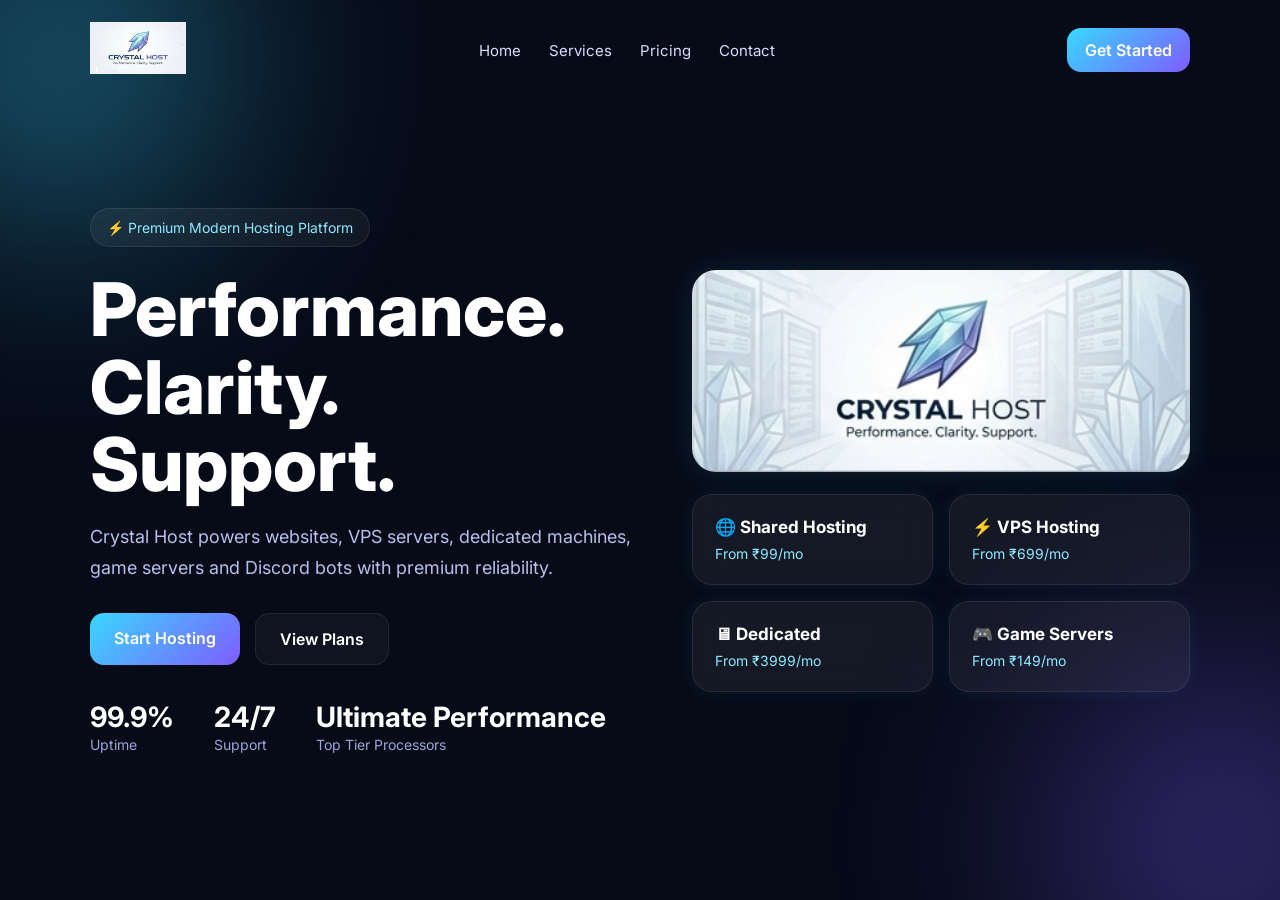
<file: index.html>
<!DOCTYPE html>
<html lang="en">
<head>
<meta charset="UTF-8">
<meta name="viewport" content="width=device-width, initial-scale=1.0">

<title>Crystal Host | Performance. Clarity. Support.</title>

<link rel="icon" type="image/png" href="favicon.png">
<link rel="stylesheet" href="style.css">

<link rel="preconnect" href="https://fonts.googleapis.com">
<link rel="preconnect" href="https://fonts.gstatic.com" crossorigin>

<link href="https://fonts.googleapis.com/css2?family=Inter:wght@400;500;600;700;800&display=swap" rel="stylesheet">
</head>

<body>

<div class="blur one"></div>
<div class="blur two"></div>

<header class="navbar">

<div class="brand">
<img src="logo.png" alt="Crystal Host">
</div>

<button class="menu-toggle" onclick="toggleMenu()">☰</button>

<nav id="mobileMenu">
<a href="index.html">Home</a>
<a href="services.html">Services</a>
<a href="pricing.html">Pricing</a>
<a href="contact.html">Contact</a>
</nav>

<a href="#" class="btn-nav desktop-btn">Get Started</a>

</header>

<section class="hero">

<div class="hero-left">

<span class="badge">⚡ Premium Modern Hosting Platform</span>

<h1>
Performance.<br>
Clarity.<br>
Support.
</h1>

<p>
Crystal Host powers websites, VPS servers, dedicated machines,
game servers and Discord bots with premium reliability.
</p>

<div class="hero-buttons">
<a href="services.html" class="btn-main">Start Hosting</a>
<a href="pricing.html" class="btn-light">View Plans</a>
</div>

<div class="stats">

<div>
<h3>99.9%</h3>
<span>Uptime</span>
</div>

<div>
<h3>24/7</h3>
<span>Support</span>
</div>

<div>
<h3>Ultimate Performance</h3>
<span>Top Tier Processors</span>
</div>

</div>

</div>



<div class="hero-right">

<img src="banner.png" alt="Crystal Host Banner" class="banner">

<div class="service-boxes">

<div class="card">
<h3>🌐 Shared Hosting</h3>
<p>From ₹99/mo</p>
</div>

<div class="card">
<h3>⚡ VPS Hosting</h3>
<p>From ₹699/mo</p>
</div>

<div class="card">
<h3>🖥 Dedicated</h3>
<p>From ₹3999/mo</p>
</div>

<div class="card">
<h3>🎮 Game Servers</h3>
<p>From ₹149/mo</p>
</div>

</div>

</div>

</section>

<script>
function toggleMenu(){
document.getElementById("mobileMenu").classList.toggle("show");
}
</script>

</body>
</html>
</file>
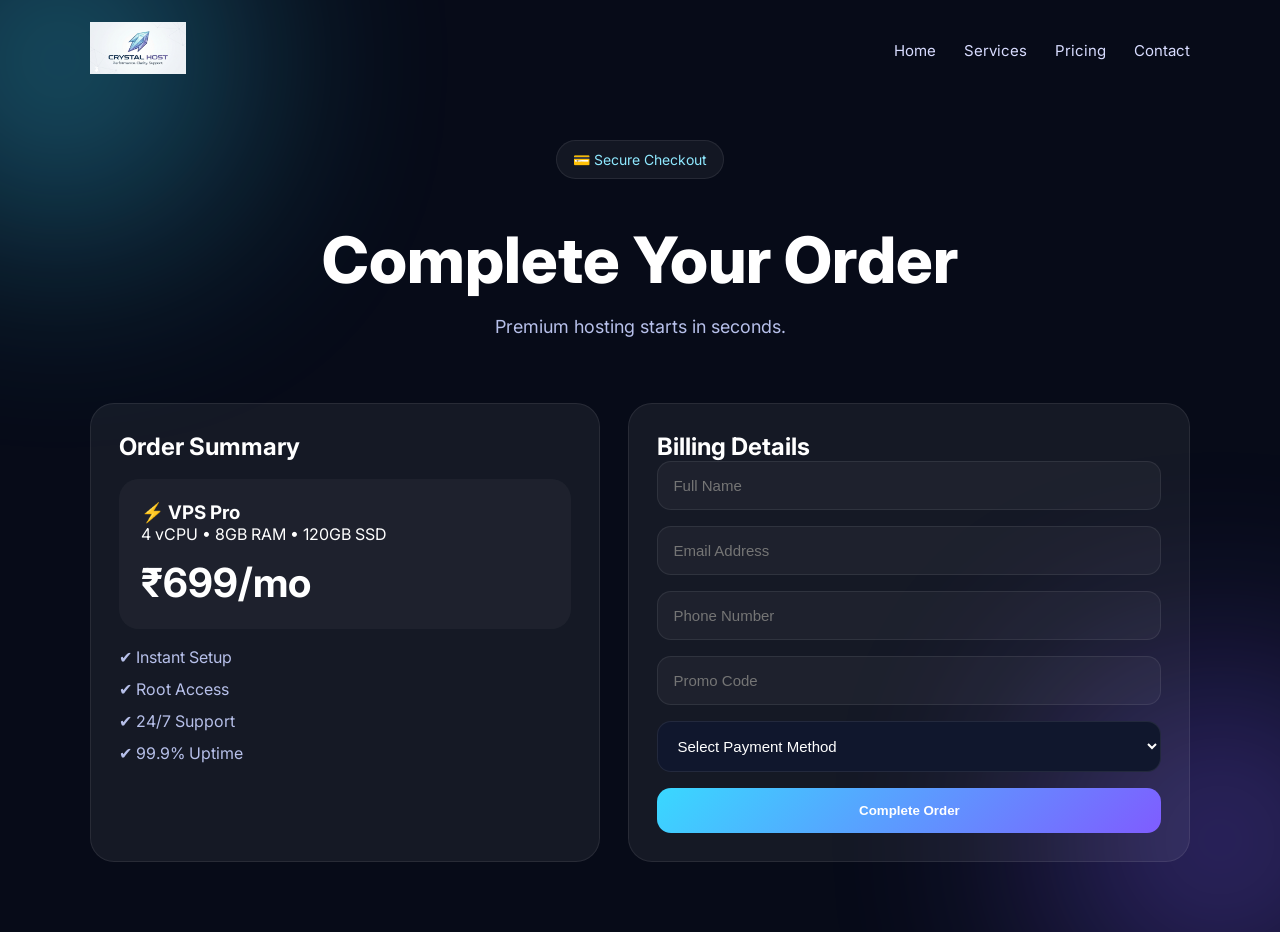
<file: checkout.html>
<!DOCTYPE html>
<html lang="en">
<head>
<meta charset="UTF-8">
<meta name="viewport" content="width=device-width, initial-scale=1.0">
<title>Crystal Host | Checkout</title>

<link rel="icon" href="favicon.png">
<link rel="stylesheet" href="style.css">
<link rel="stylesheet" href="pricing.css">

<link href="https://fonts.googleapis.com/css2?family=Inter:wght@400;600;700;800&display=swap" rel="stylesheet">
</head>

<body>

<div class="blur one"></div>
<div class="blur two"></div>

<header class="navbar">

<div class="brand">
<a href="index.html"><img src="logo.png" alt="Crystal Host"></a>
</div>

<button class="menu-toggle" onclick="toggleMenu()">☰</button>

<nav id="mobileMenu">
<a href="index.html">Home</a>
<a href="services.html">Services</a>
<a href="pricing.html">Pricing</a>
<a href="contact.html">Contact</a>
</nav>

</header>



<section class="page-hero">

<span class="badge">💳 Secure Checkout</span>

<h1>Complete Your Order</h1>

<p>Premium hosting starts in seconds.</p>

</section>



<section class="checkout-wrap">

<div class="order-box">

<h2>Order Summary</h2>

<div class="summary-card">
<h3>⚡ VPS Pro</h3>
<p>4 vCPU • 8GB RAM • 120GB SSD</p>
<h1>₹699/mo</h1>
</div>

<div class="summary-list">
<p>✔ Instant Setup</p>
<p>✔ Root Access</p>
<p>✔ 24/7 Support</p>
<p>✔ 99.9% Uptime</p>
</div>

</div>



<div class="billing-box">

<h2>Billing Details</h2>

<form onsubmit="showSuccess(event)">

<input type="text" placeholder="Full Name" required>
<input type="email" placeholder="Email Address" required>
<input type="text" placeholder="Phone Number">

<input type="text" placeholder="Promo Code">

<select required>
<option value="">Select Payment Method</option>
<option>UPI</option>
<option>Debit / Credit Card</option>
<option>Net Banking</option>
</select>

<button type="submit" class="btn-main full-btn">Complete Order</button>

</form>

</div>

</section>



<div class="popup-overlay" id="successPopup">

<div class="popup-box">
<h2>✅ Order Received</h2>
<div id="planSpecs">
Your order request has been submitted successfully.<br><br>
Our team will contact you shortly.
</div>

<a href="index.html" class="btn-main full-btn">Back Home</a>
</div>

</div>



<script>
function toggleMenu(){
document.getElementById("mobileMenu").classList.toggle("show");
}

function showSuccess(e){
e.preventDefault();
document.getElementById("successPopup").classList.add("show");
}

const plans = {
shared:["🌐 Shared Starter","₹99/mo","1 Website • Free SSL • SSD"],
vps:["⚡ VPS Pro","₹699/mo","4 vCPU • 8GB RAM • 120GB SSD"],
dedicated:["🖥 Dedicated Basic","₹3999/mo","Ryzen CPU • 32GB RAM • 1TB SSD"],
game:["🎮 Minecraft Host","₹149/mo","Low Ping • Plugin Support"],
bot:["🤖 Bot Hosting","₹99/mo","24/7 Online • Fast CPU"],
enterprise:["💎 Enterprise","Custom","Custom Business Hosting"]
};

const params = new URLSearchParams(window.location.search);
const plan = params.get("plan") || "vps";

window.onload = function(){
document.querySelector(".summary-card h3").innerHTML = plans[plan][0];
document.querySelector(".summary-card p").innerHTML = plans[plan][2];
document.querySelector(".summary-card h1").innerHTML = plans[plan][1];
}
</script>

</body>
</html>
</file>
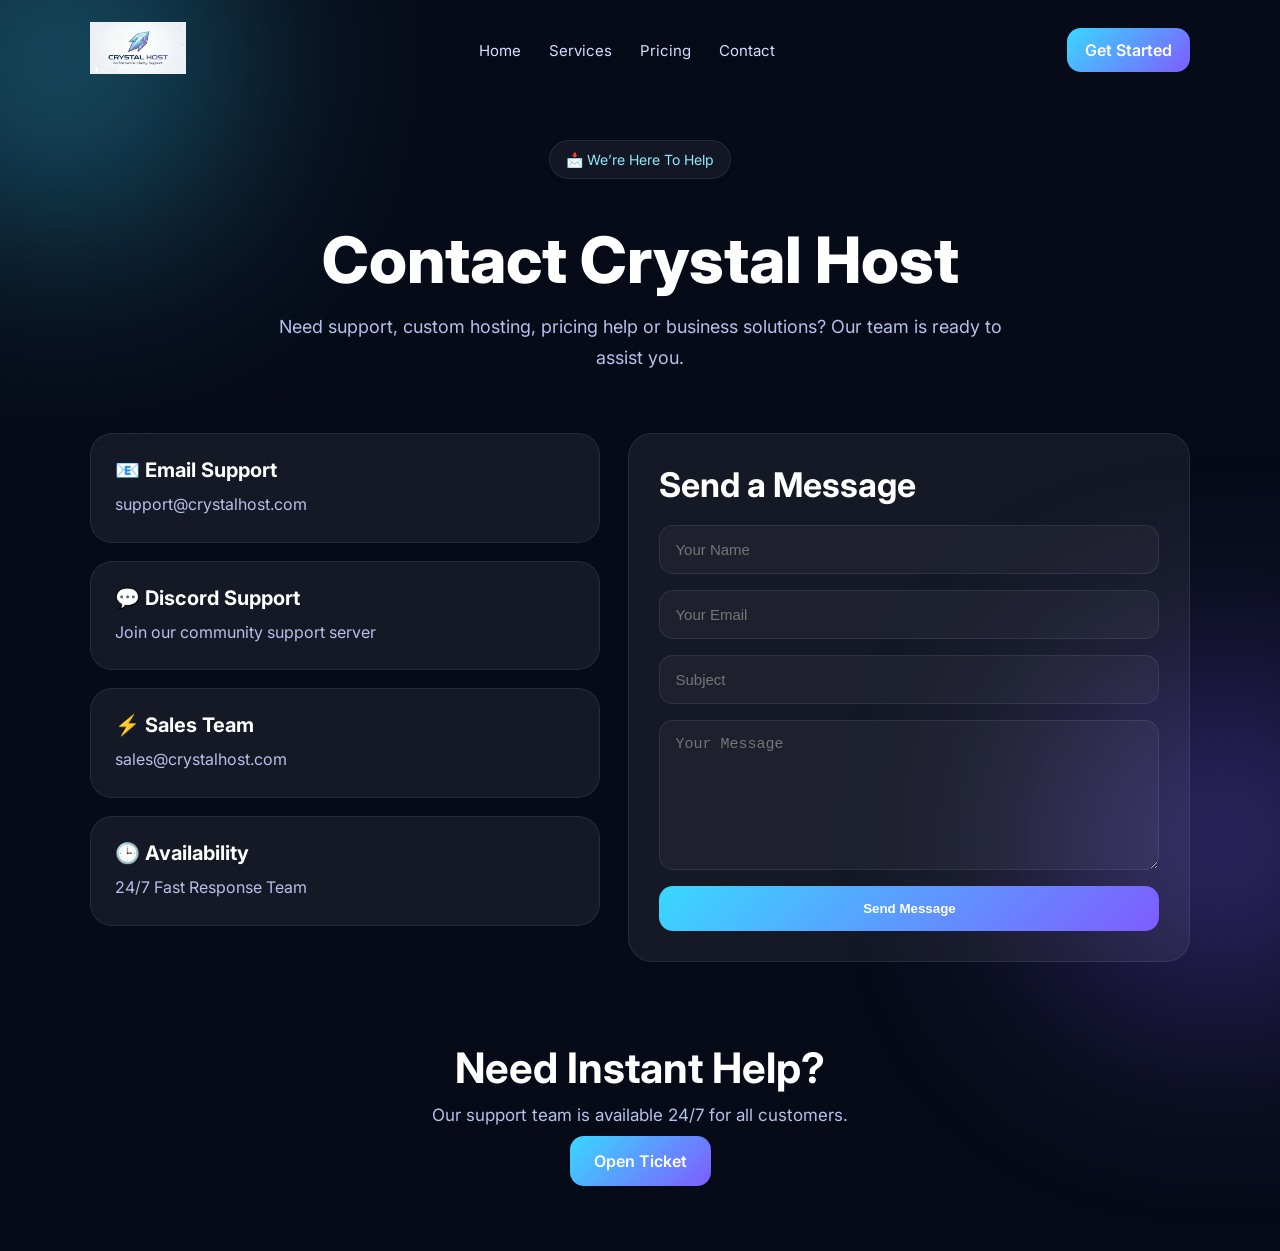
<file: contact.html>
<!-- contact.html -->
<!DOCTYPE html>
<html lang="en">
<head>
<meta charset="UTF-8">
<meta name="viewport" content="width=device-width, initial-scale=1.0">
<title>Crystal Host | Contact</title>

<link rel="icon" href="favicon.png">
<link rel="stylesheet" href="contact.css">  
<link rel="stylesheet" href="style.css">
<link rel="stylesheet" href="pricing.css">

<link href="https://fonts.googleapis.com/css2?family=Inter:wght@400;600;700;800&display=swap" rel="stylesheet">
</head>

<body>

<div class="blur one"></div>
<div class="blur two"></div>

<header class="navbar">

<div class="brand">
<a href="index.html"><img src="logo.png" alt="Crystal Host"></a>
</div>

<button class="menu-toggle" onclick="toggleMenu()">☰</button>

<nav id="mobileMenu">
<a href="index.html">Home</a>
<a href="services.html">Services</a>
<a href="pricing.html">Pricing</a>
<a href="contact.html">Contact</a>
</nav>

<a href="#" class="btn-nav desktop-btn">Get Started</a>

</header>



<section class="page-hero">

<span class="badge">📩 We’re Here To Help</span>

<h1>Contact Crystal Host</h1>

<p>
Need support, custom hosting, pricing help or business solutions?
Our team is ready to assist you.
</p>

</section>



<section class="contact-wrap">

<div class="contact-info">

<div class="info-card">
<h3>📧 Email Support</h3>
<p>support@crystalhost.com</p>
</div>

<div class="info-card">
<h3>💬 Discord Support</h3>
<p>Join our community support server</p>
</div>

<div class="info-card">
<h3>⚡ Sales Team</h3>
<p>sales@crystalhost.com</p>
</div>

<div class="info-card">
<h3>🕒 Availability</h3>
<p>24/7 Fast Response Team</p>
</div>

</div>



<div class="contact-form-box">

<h2>Send a Message</h2>

<form>

<input type="text" placeholder="Your Name" required>
<input type="email" placeholder="Your Email" required>
<input type="text" placeholder="Subject">

<textarea rows="6" placeholder="Your Message"></textarea>

<button type="submit" class="btn-main full-btn">Send Message</button>

</form>

</div>

</section>



<section class="cta-section">

<h2>Need Instant Help?</h2>
<p>Our support team is available 24/7 for all customers.</p>

<a href="#" class="btn-main">Open Ticket</a>

</section>



<script>
function toggleMenu(){
document.getElementById("mobileMenu").classList.toggle("show");
}
</script>

</body>
</html>
</file>
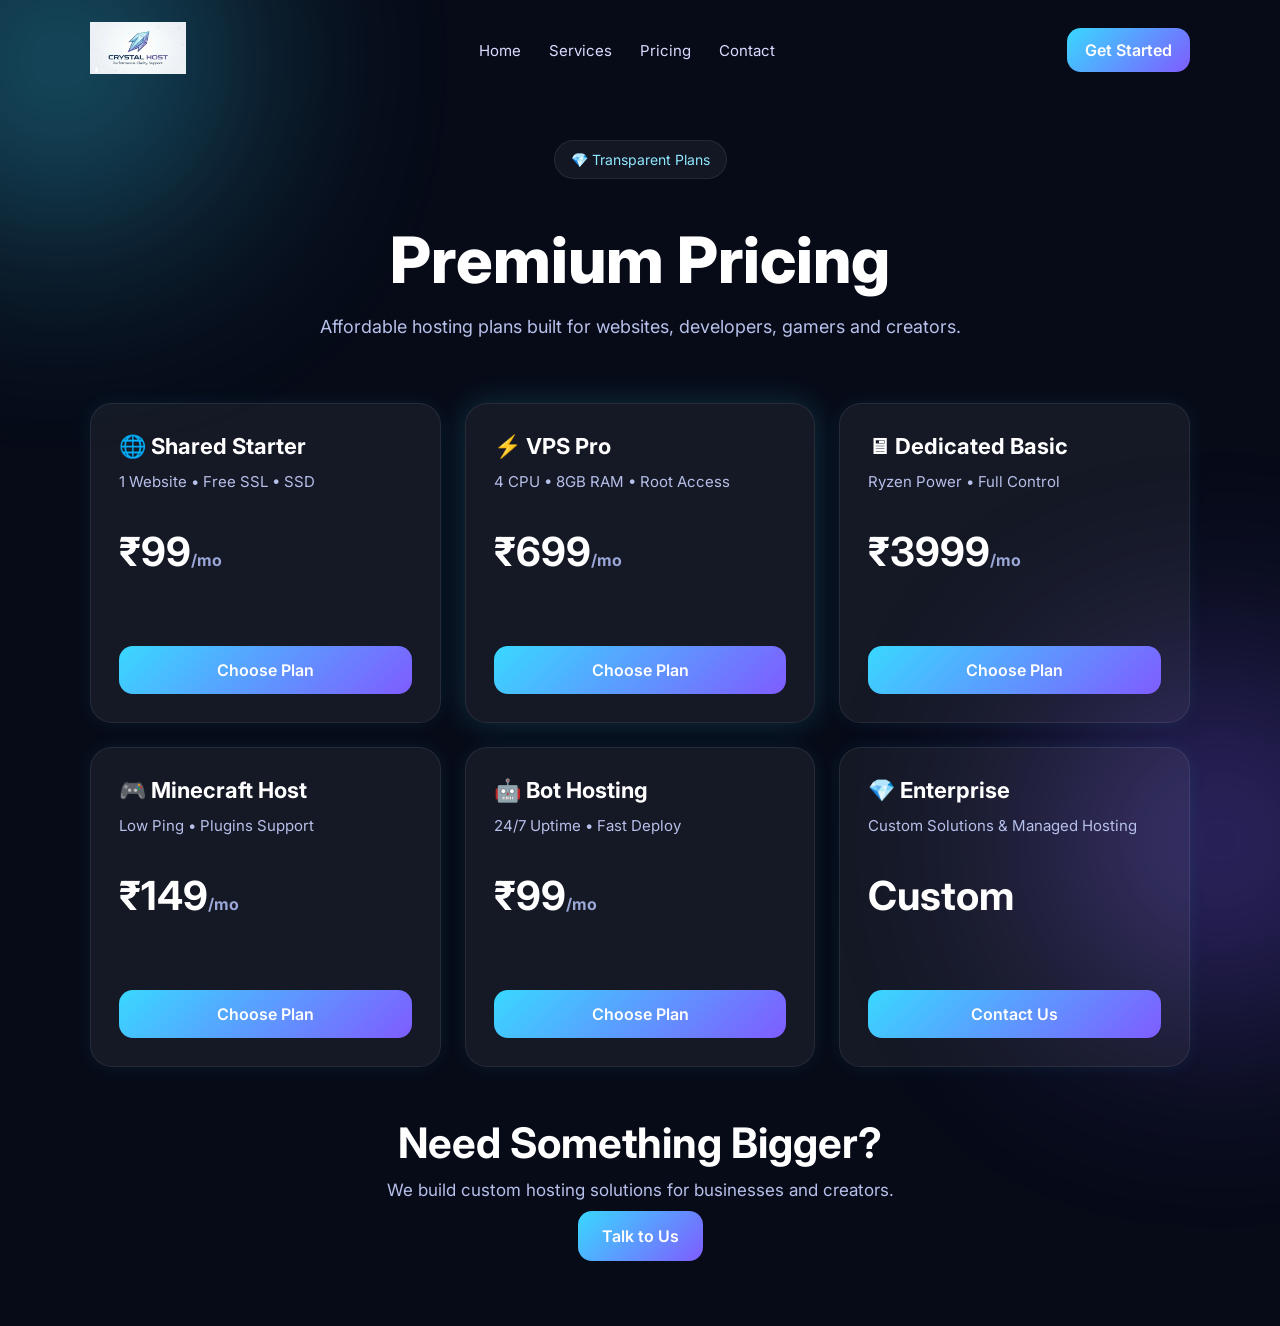
<file: pricing.html>
<!-- pricing.html -->
<!DOCTYPE html>
<html lang="en">
<head>
<meta charset="UTF-8">
<meta name="viewport" content="width=device-width, initial-scale=1.0">
<title>Crystal Host | Pricing</title>

<link rel="icon" href="favicon.png">
<link rel="stylesheet" href="style.css">
<link rel="stylesheet" href="pricing.css">
<link href="https://fonts.googleapis.com/css2?family=Inter:wght@400;600;700;800&display=swap" rel="stylesheet">
</head>

<body>

<div class="blur one"></div>
<div class="blur two"></div>

<header class="navbar">

<div class="brand">
<a href="index.html"><img src="logo.png" alt="Crystal Host"></a>
</div>

<button class="menu-toggle" onclick="toggleMenu()">☰</button>

<nav id="mobileMenu">
<a href="index.html">Home</a>
<a href="services.html">Services</a>
<a href="pricing.html">Pricing</a>
<a href="contact.html">Contact</a>
</nav>

<a href="#" class="btn-nav desktop-btn">Get Started</a>

</header>



<section class="page-hero">

<span class="badge">💎 Transparent Plans</span>

<h1>Premium Pricing</h1>

<p>
Affordable hosting plans built for websites, developers, gamers and creators.
</p>

</section>



<section class="pricing-grid">

<div class="price-card">
<h3>🌐 Shared Starter</h3>
<p>1 Website • Free SSL • SSD</p>
<h2>₹99<span>/mo</span></h2>
<a href="#" class="btn-main" onclick="openPlan('shared')">Choose Plan</a>
</div>

<div class="price-card featured">
<h3>⚡ VPS Pro</h3>
<p>4 CPU • 8GB RAM • Root Access</p>
<h2>₹699<span>/mo</span></h2>
<a href="#" class="btn-main" onclick="openPlan('vps')">Choose Plan</a>
</div>

<div class="price-card">
<h3>🖥 Dedicated Basic</h3>
<p>Ryzen Power • Full Control</p>
<h2>₹3999<span>/mo</span></h2>
<a href="#" class="btn-main" onclick="openPlan('dedicated')">Choose Plan</a>
</div>

<div class="price-card">
<h3>🎮 Minecraft Host</h3>
<p>Low Ping • Plugins Support</p>
<h2>₹149<span>/mo</span></h2>
<a href="#" class="btn-main" onclick="openPlan('game')">Choose Plan</a>
</div>

<div class="price-card">
<h3>🤖 Bot Hosting</h3>
<p>24/7 Uptime • Fast Deploy</p>
<h2>₹99<span>/mo</span></h2>
<a href="#" class="btn-main" onclick="openPlan('bot')">Choose Plan</a>
</div>

<div class="price-card premium-service">
<h3>💎 Enterprise</h3>
<p>Custom Solutions & Managed Hosting</p>
<h2>Custom</h2>
<a href="#" class="btn-main" onclick="openPlan('enterprise')">Contact Us</a>
</div>

</section>

<div class="popup-overlay" id="popup">

<div class="popup-box">

<button class="close-popup" onclick="closePlan()">✕</button>

<h2 id="planTitle">Plan Name</h2>

<div id="planSpecs"></div>

<a href="#" onclick="goCheckout()" class="btn-main full-btn">Continue</a>

</div>

</div>

<section class="cta-section">
<h2>Need Something Bigger?</h2>
<p>We build custom hosting solutions for businesses and creators.</p>
<a href="#" class="btn-main">Talk to Us</a>
</section>



<script>
let currentPlan = "vps";

function toggleMenu(){
document.getElementById("mobileMenu").classList.toggle("show");
}

function openPlan(type){
currentPlan = type;

const popup = document.getElementById("popup");
const title = document.getElementById("planTitle");
const specs = document.getElementById("planSpecs");

const plans = {

shared: {
name:"Shared Starter",
specs:"1 Website<br>10GB SSD Storage<br>Free SSL<br>cPanel Access<br>99.9% Uptime"
},

vps: {
name:"VPS Pro",
specs:"4 vCPU<br>8GB RAM<br>120GB NVMe SSD<br>2TB Bandwidth<br>Root Access"
},

dedicated: {
name:"Dedicated Basic",
specs:"Ryzen CPU<br>32GB RAM<br>1TB SSD<br>Full Control<br>Priority Support"
},

game: {
name:"Minecraft Host",
specs:"Low Ping India<br>Plugin Support<br>Daily Backups<br>DDoS Protection"
},

bot: {
name:"Bot Hosting",
specs:"24/7 Online<br>1GB RAM<br>Fast CPU<br>Auto Restart"
},

enterprise: {
name:"Enterprise",
specs:"Custom Hardware<br>Managed Hosting<br>Dedicated Support<br>Scalable Infrastructure"
}

};

title.innerHTML = plans[type].name;
specs.innerHTML = plans[type].specs;

popup.classList.add("show");
}

function closePlan(){
document.getElementById("popup").classList.remove("show");
}

function goCheckout(){
window.location.href = "checkout.html?plan=" + currentPlan;
}
</script>

</body>
</html>
</file>
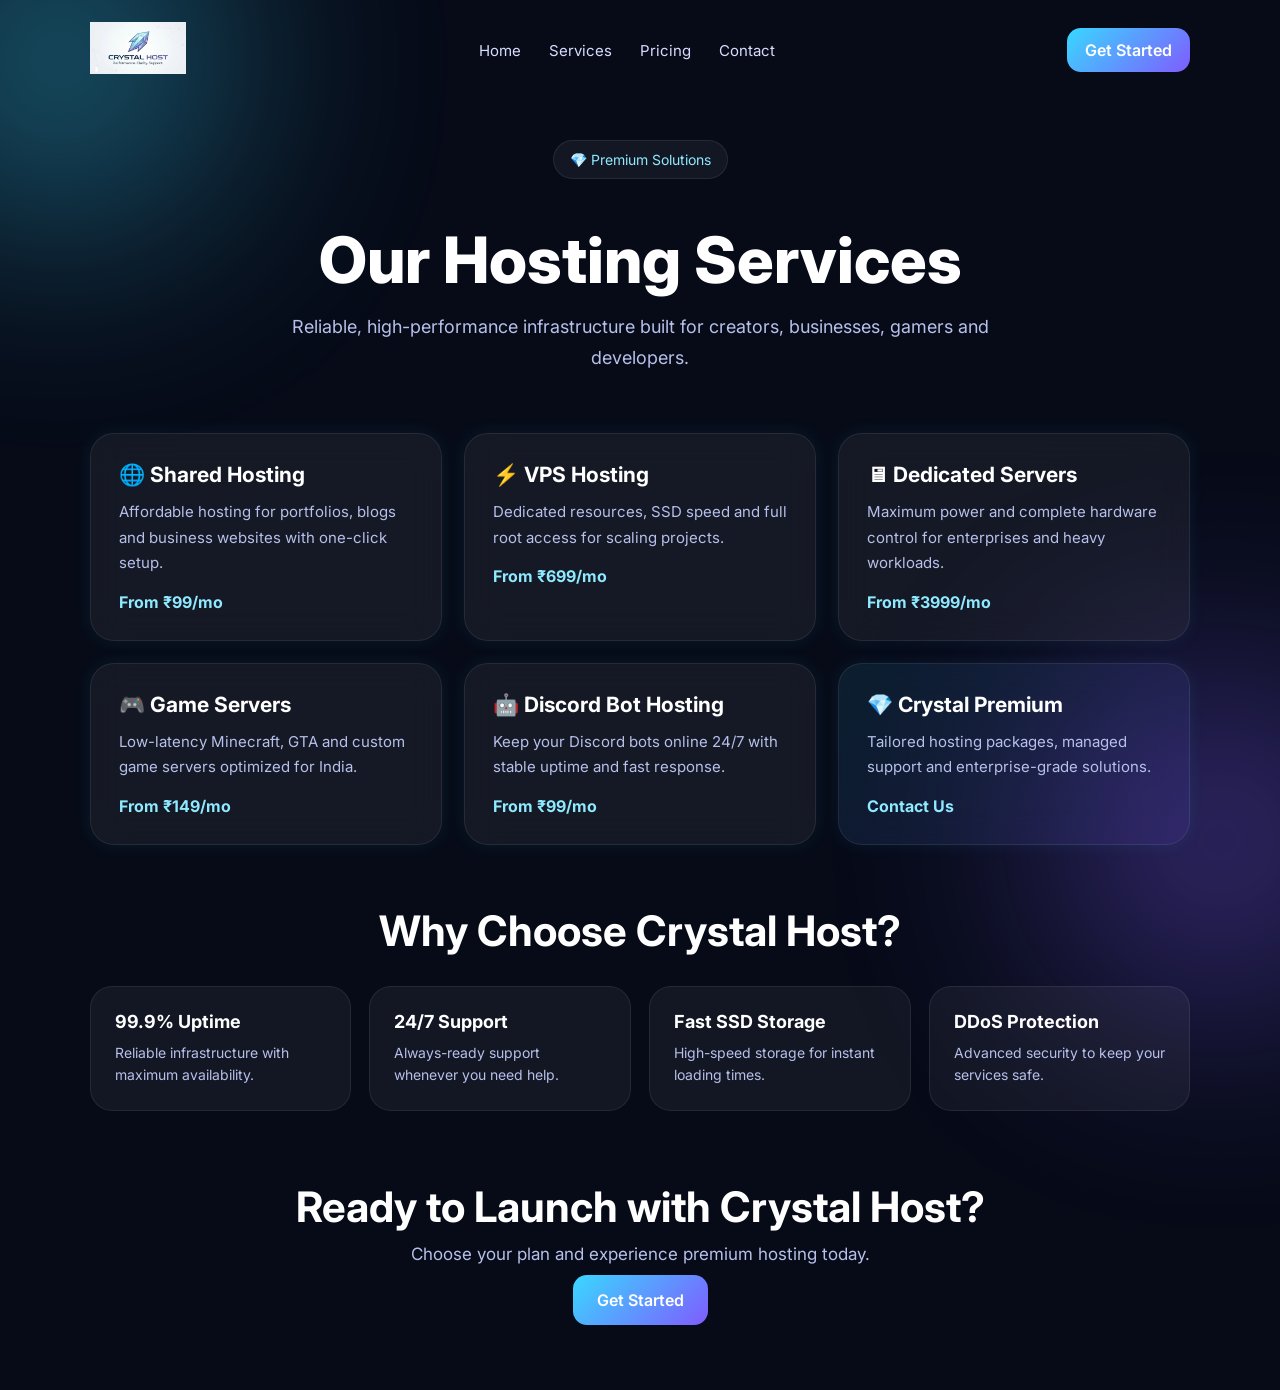
<file: services.html>
<!-- services.html -->
<!DOCTYPE html>
<html lang="en">
<head>
<meta charset="UTF-8">
<meta name="viewport" content="width=device-width, initial-scale=1.0">

<title>Crystal Host | Services</title>

<link rel="icon" type="image/png" href="favicon.png">
<link rel="stylesheet" href="style.css">

<link rel="preconnect" href="https://fonts.googleapis.com">
<link rel="preconnect" href="https://fonts.gstatic.com" crossorigin>

<link href="https://fonts.googleapis.com/css2?family=Inter:wght@400;500;600;700;800&display=swap" rel="stylesheet">
</head>

<body>

<div class="blur one"></div>
<div class="blur two"></div>

<header class="navbar">

<div class="brand">
<a href="index.html"><img src="logo.png" alt="Crystal Host"></a>
</div>

<nav>
<a href="index.html">Home</a>
<a href="services.html">Services</a>
<a href="pricing.html">Pricing</a>
<a href="contact.html">Contact</a>
</nav>

<a href="#" class="btn-nav">Get Started</a>

</header>



<section class="page-hero">

<span class="badge">💎 Premium Solutions</span>

<h1>Our Hosting Services</h1>

<p>
Reliable, high-performance infrastructure built for creators,
businesses, gamers and developers.
</p>

</section>



<section class="services-grid-page">

<div class="service-card">
<h3>🌐 Shared Hosting</h3>
<p>Affordable hosting for portfolios, blogs and business websites with one-click setup.</p>
<span>From ₹99/mo</span>
</div>

<div class="service-card">
<h3>⚡ VPS Hosting</h3>
<p>Dedicated resources, SSD speed and full root access for scaling projects.</p>
<span>From ₹699/mo</span>
</div>

<div class="service-card">
<h3>🖥 Dedicated Servers</h3>
<p>Maximum power and complete hardware control for enterprises and heavy workloads.</p>
<span>From ₹3999/mo</span>
</div>

<div class="service-card">
<h3>🎮 Game Servers</h3>
<p>Low-latency Minecraft, GTA and custom game servers optimized for India.</p>
<span>From ₹149/mo</span>
</div>

<div class="service-card">
<h3>🤖 Discord Bot Hosting</h3>
<p>Keep your Discord bots online 24/7 with stable uptime and fast response.</p>
<span>From ₹99/mo</span>
</div>

<div class="service-card premium-service">
<h3>💎 Crystal Premium</h3>
<p>Tailored hosting packages, managed support and enterprise-grade solutions.</p>
<span>Contact Us</span>
</div>

</section>



<section class="why-us">

<h2>Why Choose Crystal Host?</h2>

<div class="why-grid">

<div class="why-box">
<h3>99.9% Uptime</h3>
<p>Reliable infrastructure with maximum availability.</p>
</div>

<div class="why-box">
<h3>24/7 Support</h3>
<p>Always-ready support whenever you need help.</p>
</div>

<div class="why-box">
<h3>Fast SSD Storage</h3>
<p>High-speed storage for instant loading times.</p>
</div>

<div class="why-box">
<h3>DDoS Protection</h3>
<p>Advanced security to keep your services safe.</p>
</div>

</div>

</section>



<section class="cta-section">

<h2>Ready to Launch with Crystal Host?</h2>
<p>Choose your plan and experience premium hosting today.</p>

<a href="#" class="btn-main">Get Started</a>

</section>

</body>
</html>
</file>
<file: style.css>
*{
margin:0;
padding:0;
box-sizing:border-box;
}

body{
font-family:'Inter',sans-serif;
background:#070b18;
color:white;
overflow-x:hidden;
}

.blur{
position:fixed;
width:320px;
height:320px;
border-radius:50%;
filter:blur(120px);
opacity:.45;
z-index:-1;
}

.one{
background:#39d8ff;
top:-100px;
left:-100px;
}

.two{
background:#7f5cff;
right:-100px;
bottom:-100px;
}

/* NAVBAR */

.navbar{
padding:22px 7%;
display:flex;
justify-content:space-between;
align-items:center;
gap:20px;
}

.brand img{
height:52px;
width:auto;
}

nav{
display:flex;
gap:28px;
flex-wrap:wrap;
}

nav a{
text-decoration:none;
color:#d8dcff;
font-size:15px;
transition:.3s;
}

nav a:hover{
color:#39d8ff;
}

.btn-nav{
text-decoration:none;
padding:12px 18px;
border-radius:14px;
font-weight:600;
background:linear-gradient(135deg,#39d8ff,#7f5cff);
color:white;
}

/* HERO */

.hero{
min-height:88vh;
padding:40px 7% 70px;
display:grid;
grid-template-columns:1.1fr 1fr;
gap:55px;
align-items:center;
}

.badge{
display:inline-block;
padding:10px 16px;
border-radius:40px;
background:rgba(255,255,255,.05);
border:1px solid rgba(255,255,255,.08);
color:#8fe9ff;
font-size:14px;
margin-bottom:24px;
}

.hero-left h1{
font-size:clamp(42px,7vw,74px);
line-height:1.05;
font-weight:800;
margin-bottom:18px;
}

.hero-left p{
font-size:18px;
line-height:1.7;
color:#b7c0ea;
max-width:620px;
margin-bottom:30px;
}

.hero-buttons{
display:flex;
gap:15px;
flex-wrap:wrap;
margin-bottom:35px;
}

.btn-main,
.btn-light{
text-decoration:none;
padding:15px 24px;
border-radius:14px;
font-weight:600;
}

.btn-main{
background:linear-gradient(135deg,#39d8ff,#7f5cff);
color:white;
}

.btn-light{
background:rgba(255,255,255,.04);
border:1px solid rgba(255,255,255,.08);
color:white;
}

.stats{
display:flex;
gap:40px;
flex-wrap:wrap;
}

.stats h3{
font-size:28px;
}

.stats span{
font-size:14px;
color:#9ba7d7;
}

/* RIGHT SIDE */

.banner{
width:100%;
border-radius:24px;
margin-bottom:18px;
box-shadow:0 0 30px rgba(57,216,255,.12);
}

.service-boxes{
display:grid;
grid-template-columns:1fr 1fr;
gap:16px;
}

.card{
padding:22px;
border-radius:20px;
background:rgba(255,255,255,.06);
border:1px solid rgba(255,255,255,.08);
backdrop-filter:blur(16px);
transition:.3s;
box-shadow:0 0 18px rgba(57,216,255,.08);
}

.card:hover{
transform:translateY(-7px);
box-shadow:0 0 28px rgba(57,216,255,.18);
}

.card h3{
font-size:17px;
margin-bottom:8px;
}

.card p{
color:#8fe9ff;
font-size:14px;
}

/* TABLET */

@media(max-width:1000px){

.hero{
grid-template-columns:1fr;
}

.navbar{
flex-direction:column;
align-items:flex-start;
gap:18px;
}

nav{
display:flex;
flex-wrap:wrap;
gap:14px;
}

.btn-nav{
display:inline-block;
}

.hero-left{
text-align:center;
width:100%;
}

.hero-left p{
margin:auto auto 28px;
}

.hero-buttons{
justify-content:center;
}

.stats{
justify-content:center;
}

}

/* MOBILE */

@media(max-width:700px){

.navbar{
padding:18px 5%;
}

.brand img{
height:42px;
}

.hero{
padding:20px 5% 55px;
gap:30px;
}

.hero-left p{
font-size:16px;
}

.hero-buttons{
flex-direction:column;
}

.btn-main,
.btn-light{
text-align:center;
width:100%;
}

.service-boxes{
grid-template-columns:1fr;
}

.stats{
flex-direction:column;
gap:18px;
text-align:center;
}

}


/* ADD THIS TO BOTTOM OF style.css */

/* PAGE HERO */

.page-hero{
padding:40px 7% 20px;
text-align:center;
}

.page-hero h1{
font-size:clamp(38px,6vw,64px);
margin:18px 0 14px;
font-weight:800;
}

.page-hero p{
max-width:760px;
margin:auto;
color:#b7c0ea;
line-height:1.7;
font-size:18px;
}

/* SERVICES PAGE GRID */

.services-grid-page{
padding:40px 7%;
display:grid;
grid-template-columns:repeat(3,1fr);
gap:22px;
}

.service-card{
padding:28px;
border-radius:24px;
background:rgba(255,255,255,.06);
border:1px solid rgba(255,255,255,.08);
backdrop-filter:blur(18px);
transition:.3s;
box-shadow:0 0 18px rgba(57,216,255,.08);
}

.service-card:hover{
transform:translateY(-8px);
box-shadow:0 0 28px rgba(57,216,255,.18);
}

.service-card h3{
font-size:21px;
margin-bottom:12px;
}

.service-card p{
color:#b7c0ea;
line-height:1.7;
margin-bottom:16px;
font-size:15px;
}

.service-card span{
color:#8fe9ff;
font-weight:700;
}

.premium-service{
background:linear-gradient(
135deg,
rgba(57,216,255,.10),
rgba(127,92,255,.12)
);
}

/* WHY US */

.why-us{
padding:20px 7% 60px;
}

.why-us h2{
text-align:center;
font-size:42px;
margin-bottom:30px;
}

.why-grid{
display:grid;
grid-template-columns:repeat(4,1fr);
gap:18px;
}

.why-box{
padding:24px;
border-radius:22px;
background:rgba(255,255,255,.05);
border:1px solid rgba(255,255,255,.08);
}

.why-box h3{
font-size:18px;
margin-bottom:10px;
}

.why-box p{
color:#b7c0ea;
font-size:14px;
line-height:1.6;
}

/* CTA */

.cta-section{
padding:10px 7% 80px;
text-align:center;
}

.cta-section h2{
font-size:42px;
margin-bottom:12px;
}

.cta-section p{
color:#b7c0ea;
margin-bottom:26px;
font-size:17px;
}

/* TABLET */

@media(max-width:1000px){

.services-grid-page{
grid-template-columns:1fr 1fr;
}

.why-grid{
grid-template-columns:1fr 1fr;
}

}

/* MOBILE */

@media(max-width:700px){

.page-hero{
padding:20px 5%;
}

.page-hero p{
font-size:16px;
}

.services-grid-page{
padding:30px 5%;
grid-template-columns:1fr;
gap:16px;
}

.why-us{
padding:10px 5% 50px;
}

.why-us h2,
.cta-section h2{
font-size:32px;
}

.why-grid{
grid-template-columns:1fr;
}

.cta-section{
padding:10px 5% 60px;
}

}

/* Premium Mobile Navbar */

.menu-toggle{
display:none;
background:rgba(255,255,255,.06);
border:1px solid rgba(255,255,255,.08);
color:white;
font-size:24px;
padding:8px 14px;
border-radius:12px;
cursor:pointer;
}

#mobileMenu{
display:flex;
gap:28px;
}

@media(max-width:1000px){

.navbar{
position:relative;
flex-direction:row;
align-items:center;
}

.menu-toggle{
display:block;
}

.desktop-btn{
display:none;
}

#mobileMenu{
display:none;
position:absolute;
top:78px;
left:0;
right:0;
margin:auto;
width:90%;
padding:18px;
border-radius:18px;
background:rgba(10,15,30,.92);
backdrop-filter:blur(18px);
border:1px solid rgba(255,255,255,.08);
flex-direction:column;
gap:16px;
z-index:999;
}

#mobileMenu.show{
display:flex;
}

#mobileMenu a{
padding:10px 6px;
font-size:16px;
}

}

/* ===== PRICING PAGE FIX ===== */

.pricing-grid{
display:grid;
grid-template-columns:repeat(3,minmax(0,1fr));
gap:24px;
padding:40px 7% 70px;
align-items:stretch;
}

.price-card{
padding:28px;
border-radius:24px;
background:rgba(255,255,255,.06);
border:1px solid rgba(255,255,255,.08);
box-shadow:0 0 18px rgba(57,216,255,.08);
transition:.3s ease;
display:flex;
flex-direction:column;
justify-content:space-between;
min-height:320px;
overflow:hidden;
}

.price-card:hover{
transform:translateY(-8px);
box-shadow:0 0 28px rgba(57,216,255,.18);
}

.price-card h3{
font-size:22px;
margin-bottom:12px;
line-height:1.3;
}

.price-card p{
font-size:15px;
line-height:1.6;
color:#b7c0ea;
margin-bottom:18px;
}

.price-card h2{
font-size:42px;
margin-bottom:20px;
line-height:1.1;
}

.price-card h2 span{
font-size:16px;
color:#9ba7d7;
}

.price-card .btn-main{
display:inline-block;
text-align:center;
width:100%;
margin-top:auto;
}

.featured{
border-color:rgba(57,216,255,.35);
box-shadow:0 0 30px rgba(57,216,255,.18);
}

/* tablet */
@media(max-width:1000px){
.pricing-grid{
grid-template-columns:1fr 1fr;
padding:30px 5% 60px;
}
}

/* mobile */
@media(max-width:700px){
.pricing-grid{
grid-template-columns:1fr;
gap:16px;
}

.price-card{
min-height:auto;
padding:24px;
}

.price-card h2{
font-size:34px;
}
}
</file>
<file: pricing.css>
body{
font-family:Inter,sans-serif;
background:#070b18;
color:white;
margin:0;
padding:0;
}

.pricing-grid{
display:grid;
grid-template-columns:repeat(3,1fr);
gap:24px;
padding:40px 7%;
}

.price-card{
padding:28px;
border-radius:22px;
background:rgba(255,255,255,.06);
border:1px solid rgba(255,255,255,.08);
box-sizing:border-box;
}

.price-card h3{
margin:0 0 10px;
font-size:22px;
}

.price-card p{
color:#b7c0ea;
line-height:1.6;
}

.price-card h2{
font-size:40px;
margin:18px 0;
}

.price-card a{
display:block;
text-align:center;
padding:14px;
border-radius:14px;
text-decoration:none;
color:white;
background:linear-gradient(135deg,#39d8ff,#7f5cff);
}

@media(max-width:1000px){
.pricing-grid{
grid-template-columns:1fr 1fr;
}
}

@media(max-width:700px){
.pricing-grid{
grid-template-columns:1fr;
padding:25px 5%;
}
}

/* ADD TO BOTTOM OF pricing.css */

/* CONTACT PAGE */

.contact-wrap{
padding:40px 7% 70px;
display:grid;
grid-template-columns:1fr 1.1fr;
gap:28px;
align-items:start;
}

.contact-info{
display:grid;
gap:18px;
}

.info-card{
padding:24px;
border-radius:22px;
background:rgba(255,255,255,.06);
border:1px solid rgba(255,255,255,.08);
}

.info-card h3{
font-size:20px;
margin-bottom:10px;
}

.info-card p{
color:#b7c0ea;
line-height:1.6;
}

.contact-form-box{
padding:30px;
border-radius:24px;
background:rgba(255,255,255,.06);
border:1px solid rgba(255,255,255,.08);
}

.contact-form-box h2{
font-size:34px;
margin-bottom:20px;
}

form{
display:grid;
gap:16px;
}

input,
textarea{
width:100%;
padding:15px 16px;
border-radius:14px;
border:1px solid rgba(255,255,255,.08);
background:rgba(255,255,255,.04);
color:white;
font-size:15px;
outline:none;
}

textarea{
resize:vertical;
min-height:150px;
}

.full-btn{
width:100%;
border:none;
cursor:pointer;
}

/* tablet */
@media(max-width:1000px){

.contact-wrap{
grid-template-columns:1fr;
padding:30px 5% 60px;
}

}

/* mobile */
@media(max-width:700px){

.contact-form-box{
padding:24px;
}

.contact-form-box h2{
font-size:28px;
}

.info-card{
padding:20px;
}

}

/* POPUP */

.popup-overlay{
position:fixed;
inset:0;
background:rgba(0,0,0,.65);
backdrop-filter:blur(8px);
display:none;
justify-content:center;
align-items:center;
padding:20px;
z-index:9999;
}

.popup-overlay.show{
display:flex;
}

.popup-box{
width:100%;
max-width:520px;
padding:30px;
border-radius:26px;
background:#10172d;
border:1px solid rgba(255,255,255,.08);
box-shadow:0 0 40px rgba(57,216,255,.15);
animation:pop .25s ease;
position:relative;
}

@keyframes pop{
from{
transform:scale(.9);
opacity:0;
}
to{
transform:scale(1);
opacity:1;
}
}

.close-popup{
position:absolute;
top:14px;
right:14px;
width:40px;
height:40px;
border:none;
border-radius:12px;
background:rgba(255,255,255,.06);
color:white;
font-size:18px;
cursor:pointer;
}

.popup-box h2{
margin-bottom:18px;
font-size:32px;
}

#planSpecs{
color:#b7c0ea;
line-height:1.8;
margin-bottom:24px;
}

@media(max-width:700px){

.popup-box{
padding:24px;
}

.popup-box h2{
font-size:26px;
}

}

/* CHECKOUT */

.checkout-wrap{
display:grid;
grid-template-columns:1fr 1.1fr;
gap:28px;
padding:40px 7% 70px;
}

.order-box,
.billing-box{
padding:28px;
border-radius:24px;
background:rgba(255,255,255,.06);
border:1px solid rgba(255,255,255,.08);
}

.summary-card{
padding:22px;
border-radius:20px;
background:rgba(255,255,255,.04);
margin:18px 0;
}

.summary-card h1{
font-size:40px;
margin-top:14px;
}

.summary-list p{
margin:12px 0;
color:#b7c0ea;
}

.billing-box form{
display:flex;
flex-direction:column;
gap:16px;
}

.billing-box input,
.billing-box select{
padding:15px;
border-radius:14px;
border:1px solid rgba(255,255,255,.08);
background:rgba(255,255,255,.04);
color:white;
font-size:15px;
outline:none;
}

@media(max-width:1000px){
.checkout-wrap{
grid-template-columns:1fr;
padding:30px 5% 60px;
}

}

@media(max-width:700px){
.summary-card h1{
font-size:34px;
}

}

.billing-box select{
color:white;
background:#10172d;
}

.billing-box option{
background:#10172d;
color:white;
}
</file>
<file: contact.css>
/* CONTACT PAGE FIX */

.contact-wrap{
display:grid;
grid-template-columns:1fr 1fr;
gap:28px;
padding:40px 7% 70px;
}

.contact-info{
display:grid;
gap:18px;
}

.info-card{
padding:24px;
border-radius:22px;
background:rgba(255,255,255,.06);
border:1px solid rgba(255,255,255,.08);
}

.info-card h3{
margin-bottom:10px;
font-size:20px;
}

.info-card p{
color:#b7c0ea;
line-height:1.6;
}

.contact-form-box{
padding:30px;
border-radius:24px;
background:rgba(255,255,255,.06);
border:1px solid rgba(255,255,255,.08);
}

.contact-form-box h2{
margin-bottom:20px;
font-size:34px;
}

.contact-form-box form{
display:flex;
flex-direction:column;
gap:16px;
}

.contact-form-box input,
.contact-form-box textarea{
width:100%;
padding:15px;
border-radius:14px;
border:1px solid rgba(255,255,255,.08);
background:rgba(255,255,255,.04);
color:white;
font-size:15px;
outline:none;
}

.contact-form-box textarea{
min-height:150px;
resize:vertical;
}

.full-btn{
width:100%;
border:none;
cursor:pointer;
}

/* tablet */
@media(max-width:1000px){
.contact-wrap{
grid-template-columns:1fr;
padding:30px 5% 60px;
}
}

/* mobile */
@media(max-width:700px){
.contact-form-box{
padding:24px;
}

.contact-form-box h2{
font-size:28px;
}
}
</file>
